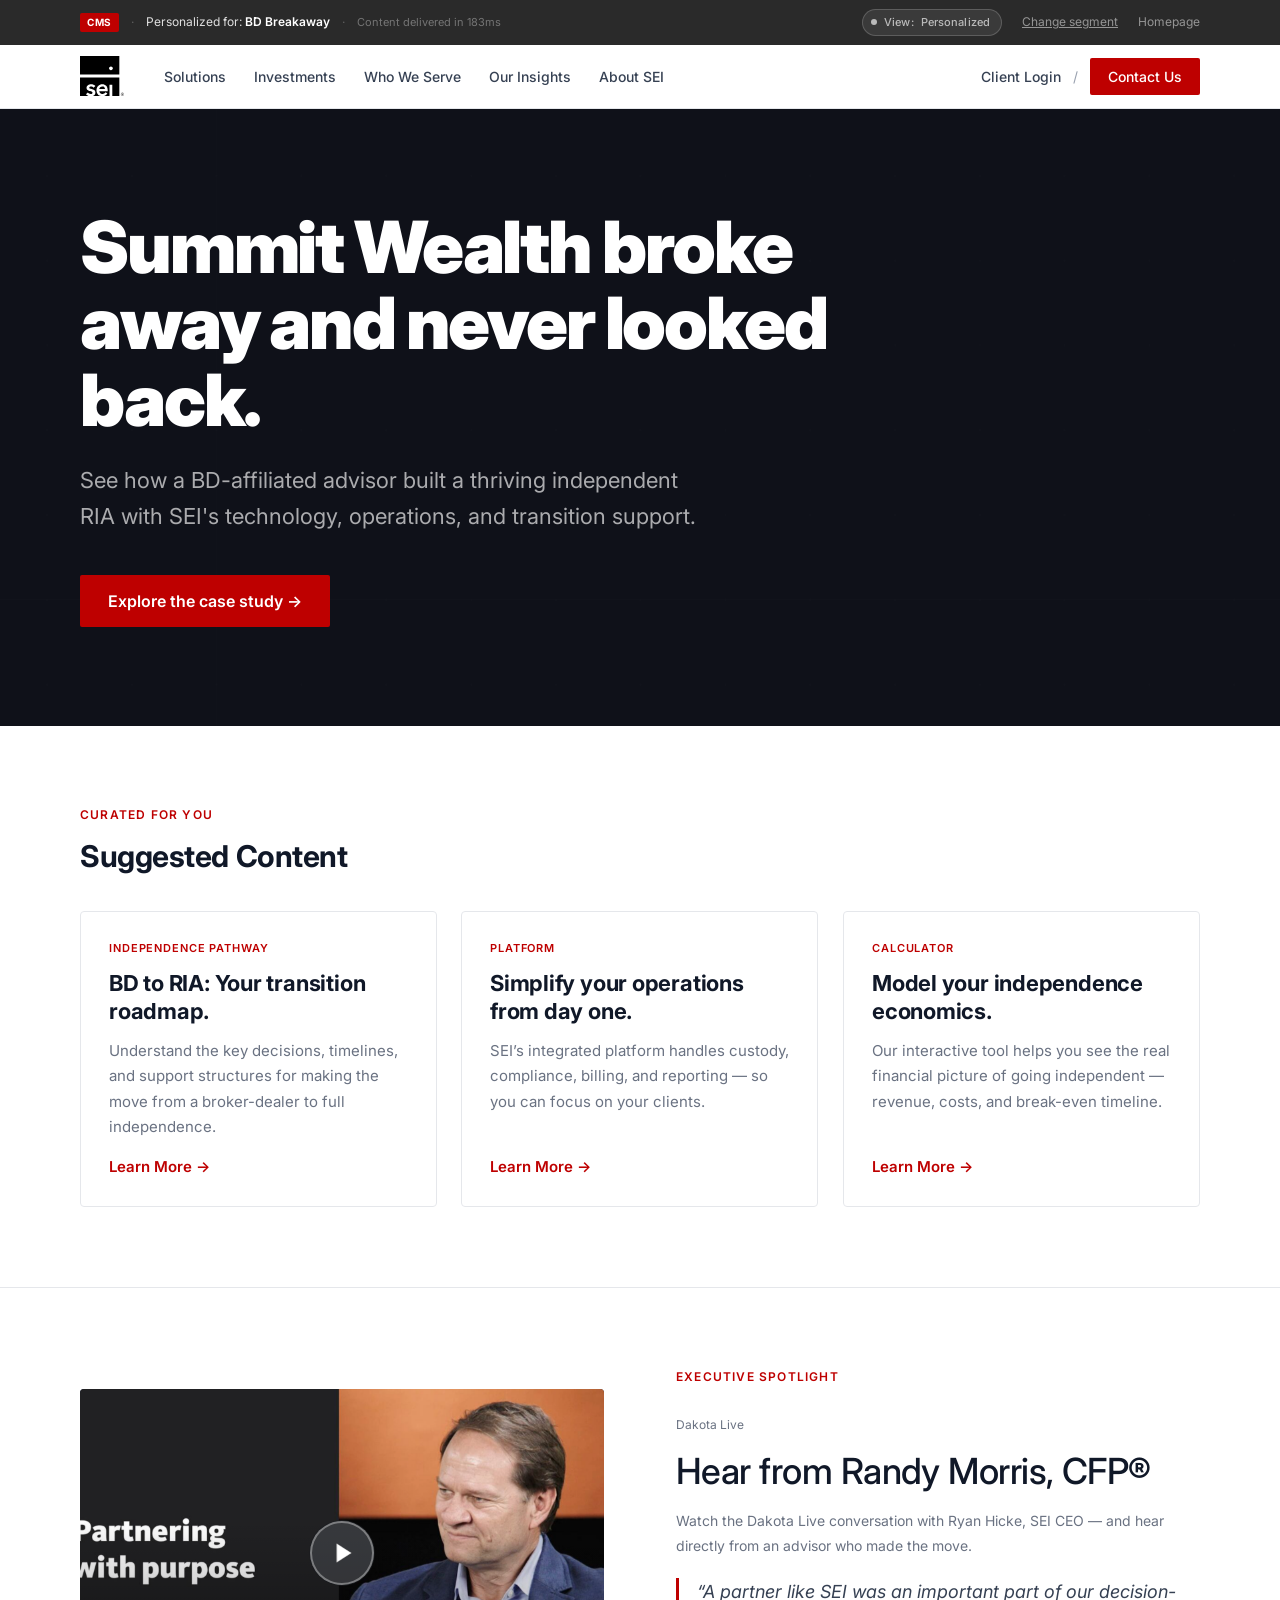
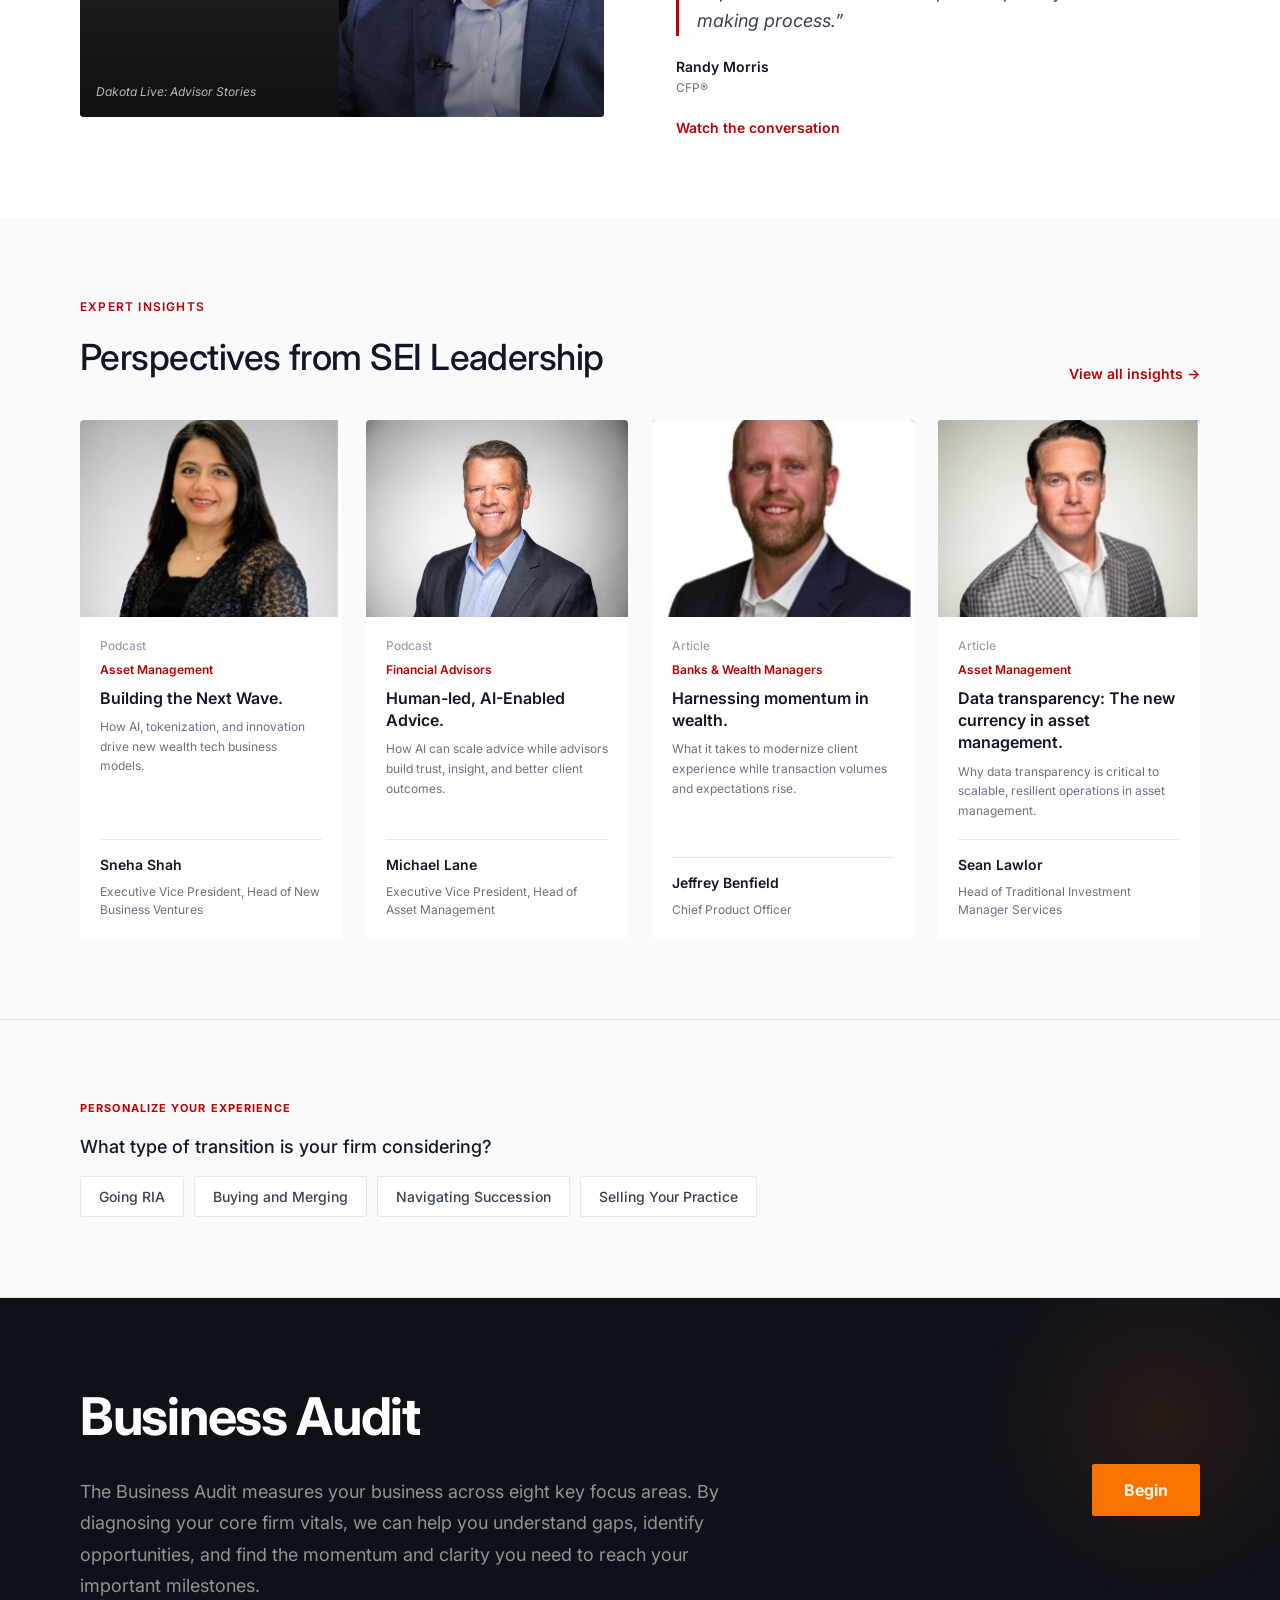
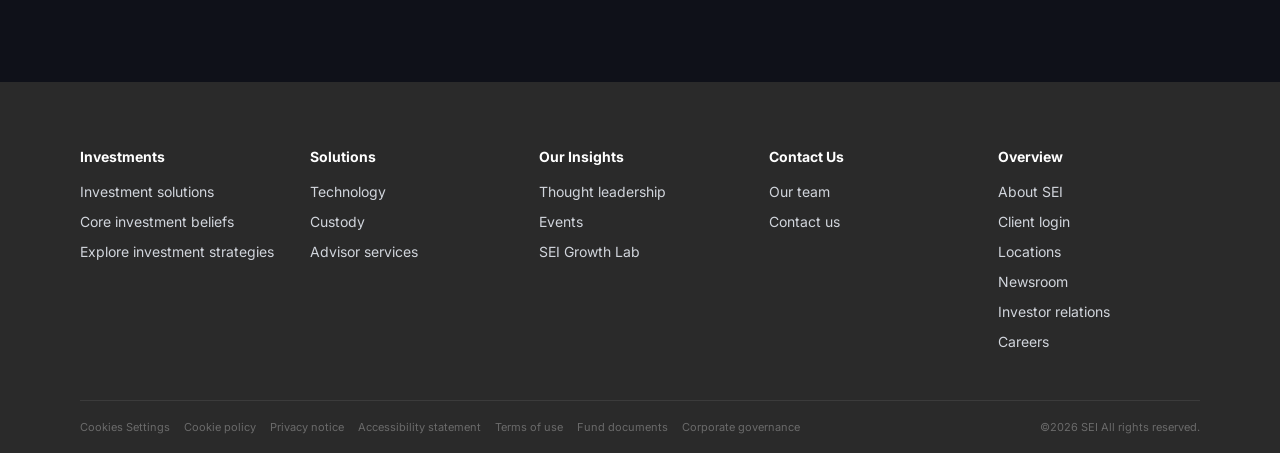
<file: personalized-bd.html>
<!DOCTYPE html>
<html lang="en">
<head>
  <meta charset="UTF-8">
  <meta name="viewport" content="width=device-width, initial-scale=1.0">
  <title>SEI | BD Breakaway — Your Personalized Experience</title>
  <link rel="preconnect" href="https://fonts.googleapis.com">
  <link rel="preconnect" href="https://fonts.gstatic.com" crossorigin>
  <link href="https://fonts.googleapis.com/css2?family=Inter:wght@400;500;600;700;900&display=swap" rel="stylesheet">
  <link rel="stylesheet" href="css/styles.css">
</head>
<body data-page="personalized" data-segment="bd-breakaway">

  <!-- CMS Demo Bar -->
  <div id="cms-bar" class="cms-bar hidden">
    <div class="cms-bar-inner">
      <span class="cms-badge">CMS</span>
      <span class="cms-dot">·</span>
      <span>Personalized for: <span class="cms-segment-label" data-cms-segment>BD Breakaway</span></span>
      <span class="cms-dot">·</span>
      <span class="cms-fetch">Fetching content…</span>
      <div class="cms-bar-actions">
        <button class="ba-toggle" data-ba-toggle><span class="ba-dot"></span>View: <span class="ba-state">Personalized</span></button>
        <a href="#" class="cms-change" data-reset-segment>Change segment</a>
        <a href="index.html">Homepage</a>
      </div>
    </div>
  </div>

  <!-- Navigation -->
  <nav class="nav">
    <div class="nav-inner">
      <a href="index.html" class="nav-logo"><img src="assets/logo.svg" alt="SEI"></a>
      <div class="nav-links">
        <a href="#">Solutions</a>
        <a href="#">Investments</a>
        <a href="#">Who We Serve</a>
        <a href="#">Our Insights</a>
        <a href="#">About SEI</a>
      </div>
      <div class="nav-utility">
        <a href="#" class="nav-login">Client Login</a>
        <span class="nav-sep">/</span>
        <a href="#" class="nav-contact">Contact Us</a>
      </div>
    </div>
  </nav>

  <!-- Hero — BD Personalized -->
  <section class="hero-personalized section" style="padding: 0;">
    <div class="hero-bg-pattern"></div>
    <div class="hero-glow"></div>
    <div class="hero-content" style="padding: 100px 40px;">
      <h1 class="hero-headline" data-cms="hero.headline" data-personalized="Summit Wealth broke away and never looked back." data-generic="Grow your practice with confidence.">Summit Wealth broke away and never looked back.</h1>
      <p class="hero-subheadline" data-cms="hero.subheadline" data-personalized="See how a BD-affiliated advisor built a thriving independent RIA with SEI&rsquo;s technology, operations, and transition support." data-generic="Explore integrated solutions designed for financial advisors at every stage.">See how a BD-affiliated advisor built a thriving independent RIA with SEI&rsquo;s technology, operations, and transition support.</p>
      <a href="#" class="hero-cta-primary">Explore the case study &rarr;</a>
    </div>
  </section>

  <!-- Suggested Content -->
  <section class="suggested section sei-reveal">
    <div class="container">
      <div class="suggested-eyebrow">Curated for You</div>
      <div class="suggested-label">Suggested Content</div>
      <div class="suggested-grid">
        <div class="suggested-card stagger-child">
          <div class="suggested-tag">Independence Pathway</div>
          <div class="suggested-headline">BD to RIA: Your transition roadmap.</div>
          <p class="suggested-body">Understand the key decisions, timelines, and support structures for making the move from a broker-dealer to full independence.</p>
          <a href="#" class="suggested-cta">Learn More &rarr;</a>
        </div>
        <div class="suggested-card stagger-child">
          <div class="suggested-tag">Platform</div>
          <div class="suggested-headline">Simplify your operations from day one.</div>
          <p class="suggested-body">SEI&rsquo;s integrated platform handles custody, compliance, billing, and reporting &mdash; so you can focus on your clients.</p>
          <a href="#" class="suggested-cta">Learn More &rarr;</a>
        </div>
        <div class="suggested-card stagger-child">
          <div class="suggested-tag">Calculator</div>
          <div class="suggested-headline">Model your independence economics.</div>
          <p class="suggested-body">Our interactive tool helps you see the real financial picture of going independent &mdash; revenue, costs, and break-even timeline.</p>
          <a href="#" class="suggested-cta">Learn More &rarr;</a>
        </div>
      </div>
    </div>
  </section>

  <!-- Executive Spotlight — Randy Morris -->
  <section class="spotlight section sei-reveal">
    <div class="container">
      <div class="spotlight-inner">
        <div class="spotlight-image">
          <img src="assets-bd/dakota-live-interview.png" alt="Inside SEI: Dakota Live Interview" class="spotlight-img">
          <div class="spotlight-image-overlay"></div>
          <button class="spotlight-play" aria-label="Play video">
            <svg width="22" height="22" viewBox="0 0 24 24" fill="white"><polygon points="5,3 19,12 5,21"/></svg>
          </button>
          <span class="spotlight-image-label">Dakota Live: Advisor Stories</span>
        </div>
        <div class="spotlight-meta">
          <div class="section-eyebrow" data-cms="executiveSpotlight.eyebrow">Executive Spotlight</div>
          <div class="spotlight-label" data-cms="executiveSpotlight.tag">Dakota Live</div>
          <h2 class="spotlight-headline" data-cms="executiveSpotlight.headline">Hear from Randy Morris, CFP&reg;</h2>
          <p class="spotlight-body" data-cms="executiveSpotlight.body">Watch the Dakota Live conversation with Ryan Hicke, SEI CEO &mdash; and hear directly from an advisor who made the move.</p>
          <blockquote class="spotlight-quote">&ldquo;<span data-cms="executiveSpotlight.quote">A partner like SEI was an important part of our decision-making process.</span>&rdquo;</blockquote>
          <div class="spotlight-attribution">
            <span class="spotlight-attribution-name" data-cms="executiveSpotlight.attribution">Randy Morris</span>
            <span class="spotlight-attribution-title" data-cms="executiveSpotlight.attributionTitle">CFP&reg;</span>
          </div>
          <a href="#" class="spotlight-cta" data-cms="executiveSpotlight.cta">
            Watch the conversation
            <svg width="14" height="14" viewBox="0 0 24 24" fill="none" stroke="currentColor" stroke-width="2"><path d="M5 12h14M12 5l7 7-7 7"/></svg>
          </a>
        </div>
      </div>
    </div>
  </section>

  <!-- Expert Insights -->
  <section class="insights section sei-reveal">
    <div class="container">
      <div class="insights-header">
        <div>
          <div class="section-eyebrow">Expert Insights</div>
          <div class="insights-headline">Perspectives from SEI Leadership</div>
        </div>
        <a href="#" class="insights-all-cta">View all insights &rarr;</a>
      </div>
      <div class="insights-grid">
        <div class="insight-card stagger-child">
          <div class="insight-card-image"><img src="assets-bd/sneha-shah.jpg" alt="Sneha Shah"></div>
          <div class="insight-card-body">
            <span class="insight-type">Podcast</span>
            <span class="insight-category">Asset Management</span>
            <div class="insight-headline">Building the Next Wave.</div>
            <div class="insight-excerpt">How AI, tokenization, and innovation drive new wealth tech business models.</div>
            <div class="insight-author">Sneha Shah</div>
            <div class="insight-author-title">Executive Vice President, Head of New Business Ventures</div>
          </div>
        </div>
        <div class="insight-card stagger-child">
          <div class="insight-card-image"><img src="assets-bd/michael-lane.jpg" alt="Michael Lane"></div>
          <div class="insight-card-body">
            <span class="insight-type">Podcast</span>
            <span class="insight-category">Financial Advisors</span>
            <div class="insight-headline">Human-led, AI-Enabled Advice.</div>
            <div class="insight-excerpt">How AI can scale advice while advisors build trust, insight, and better client outcomes.</div>
            <div class="insight-author">Michael Lane</div>
            <div class="insight-author-title">Executive Vice President, Head of Asset Management</div>
          </div>
        </div>
        <div class="insight-card stagger-child">
          <div class="insight-card-image"><img src="assets-bd/jeffrey-benfield.jpg" alt="Jeffrey Benfield"></div>
          <div class="insight-card-body">
            <span class="insight-type">Article</span>
            <span class="insight-category">Banks &amp; Wealth Managers</span>
            <div class="insight-headline">Harnessing momentum in wealth.</div>
            <div class="insight-excerpt">What it takes to modernize client experience while transaction volumes and expectations rise.</div>
            <div class="insight-author">Jeffrey Benfield</div>
            <div class="insight-author-title">Chief Product Officer</div>
          </div>
        </div>
        <div class="insight-card stagger-child">
          <div class="insight-card-image"><img src="assets-bd/sean-lawlor.jpg" alt="Sean Lawlor"></div>
          <div class="insight-card-body">
            <span class="insight-type">Article</span>
            <span class="insight-category">Asset Management</span>
            <div class="insight-headline">Data transparency: The new currency in asset management.</div>
            <div class="insight-excerpt">Why data transparency is critical to scalable, resilient operations in asset management.</div>
            <div class="insight-author">Sean Lawlor</div>
            <div class="insight-author-title">Head of Traditional Investment Manager Services</div>
          </div>
        </div>
      </div>
    </div>
  </section>

  <!-- Personalize Further -->
  <section class="personalize-further section sei-reveal">
    <div class="container">
      <div class="personalize-inner">
        <div class="personalize-label">Personalize Your Experience</div>
        <div class="personalize-question" data-cms="personalizationPrompt.question">What type of transition is your firm considering?</div>
        <div class="personalize-options">
          <button class="personalize-option">Going RIA</button>
          <button class="personalize-option">Buying and Merging</button>
          <button class="personalize-option">Navigating Succession</button>
          <button class="personalize-option">Selling Your Practice</button>
        </div>
      </div>
    </div>
  </section>

  <!-- Business Audit CTA -->
  <section class="business-audit">
    <div class="container">
      <div class="business-audit-inner">
        <div class="business-audit-text">
          <div class="business-audit-headline" data-cms="businessAudit.headline">Business Audit</div>
          <p class="business-audit-body" data-cms="businessAudit.body">The Business Audit measures your business across eight key focus areas. By diagnosing your core firm vitals, we can help you understand gaps, identify opportunities, and find the momentum and clarity you need to reach your important milestones.</p>
        </div>
        <a href="#" class="business-audit-cta" data-cms="businessAudit.cta">Begin</a>
      </div>
    </div>
  </section>

  <!-- Footer -->
  <footer class="footer">
    <div class="container">
      <div class="footer-grid">
        <div>
          <div class="footer-col-head">Investments</div>
          <div class="footer-col-links">
            <a href="#">Investment solutions</a>
            <a href="#">Core investment beliefs</a>
            <a href="#">Explore investment strategies</a>
          </div>
        </div>
        <div>
          <div class="footer-col-head">Solutions</div>
          <div class="footer-col-links">
            <a href="#">Technology</a>
            <a href="#">Custody</a>
            <a href="#">Advisor services</a>
          </div>
        </div>
        <div>
          <div class="footer-col-head">Our Insights</div>
          <div class="footer-col-links">
            <a href="#">Thought leadership</a>
            <a href="#">Events</a>
            <a href="#">SEI Growth Lab</a>
          </div>
        </div>
        <div>
          <div class="footer-col-head">Contact Us</div>
          <div class="footer-col-links">
            <a href="#">Our team</a>
            <a href="#">Contact us</a>
          </div>
        </div>
        <div>
          <div class="footer-col-head">Overview</div>
          <div class="footer-col-links">
            <a href="#">About SEI</a>
            <a href="#">Client login</a>
            <a href="#">Locations</a>
            <a href="#">Newsroom</a>
            <a href="#">Investor relations</a>
            <a href="#">Careers</a>
          </div>
        </div>
      </div>
      <div class="footer-legal">
        <div class="footer-legal-links">
          <a href="#">Cookies Settings</a>
          <a href="#">Cookie policy</a>
          <a href="#">Privacy notice</a>
          <a href="#">Accessibility statement</a>
          <a href="#">Terms of use</a>
          <a href="#">Fund documents</a>
          <a href="#">Corporate governance</a>
        </div>
        <div class="footer-copyright">&copy;2026 SEI All rights reserved.</div>
      </div>
    </div>
  </footer>

  <script src="js/personalization.js"></script>
  <script src="js/cms.js"></script>
  <script src="js/journey.js"></script>
  <script src="js/animations.js"></script>
</body>
</html>
</file>
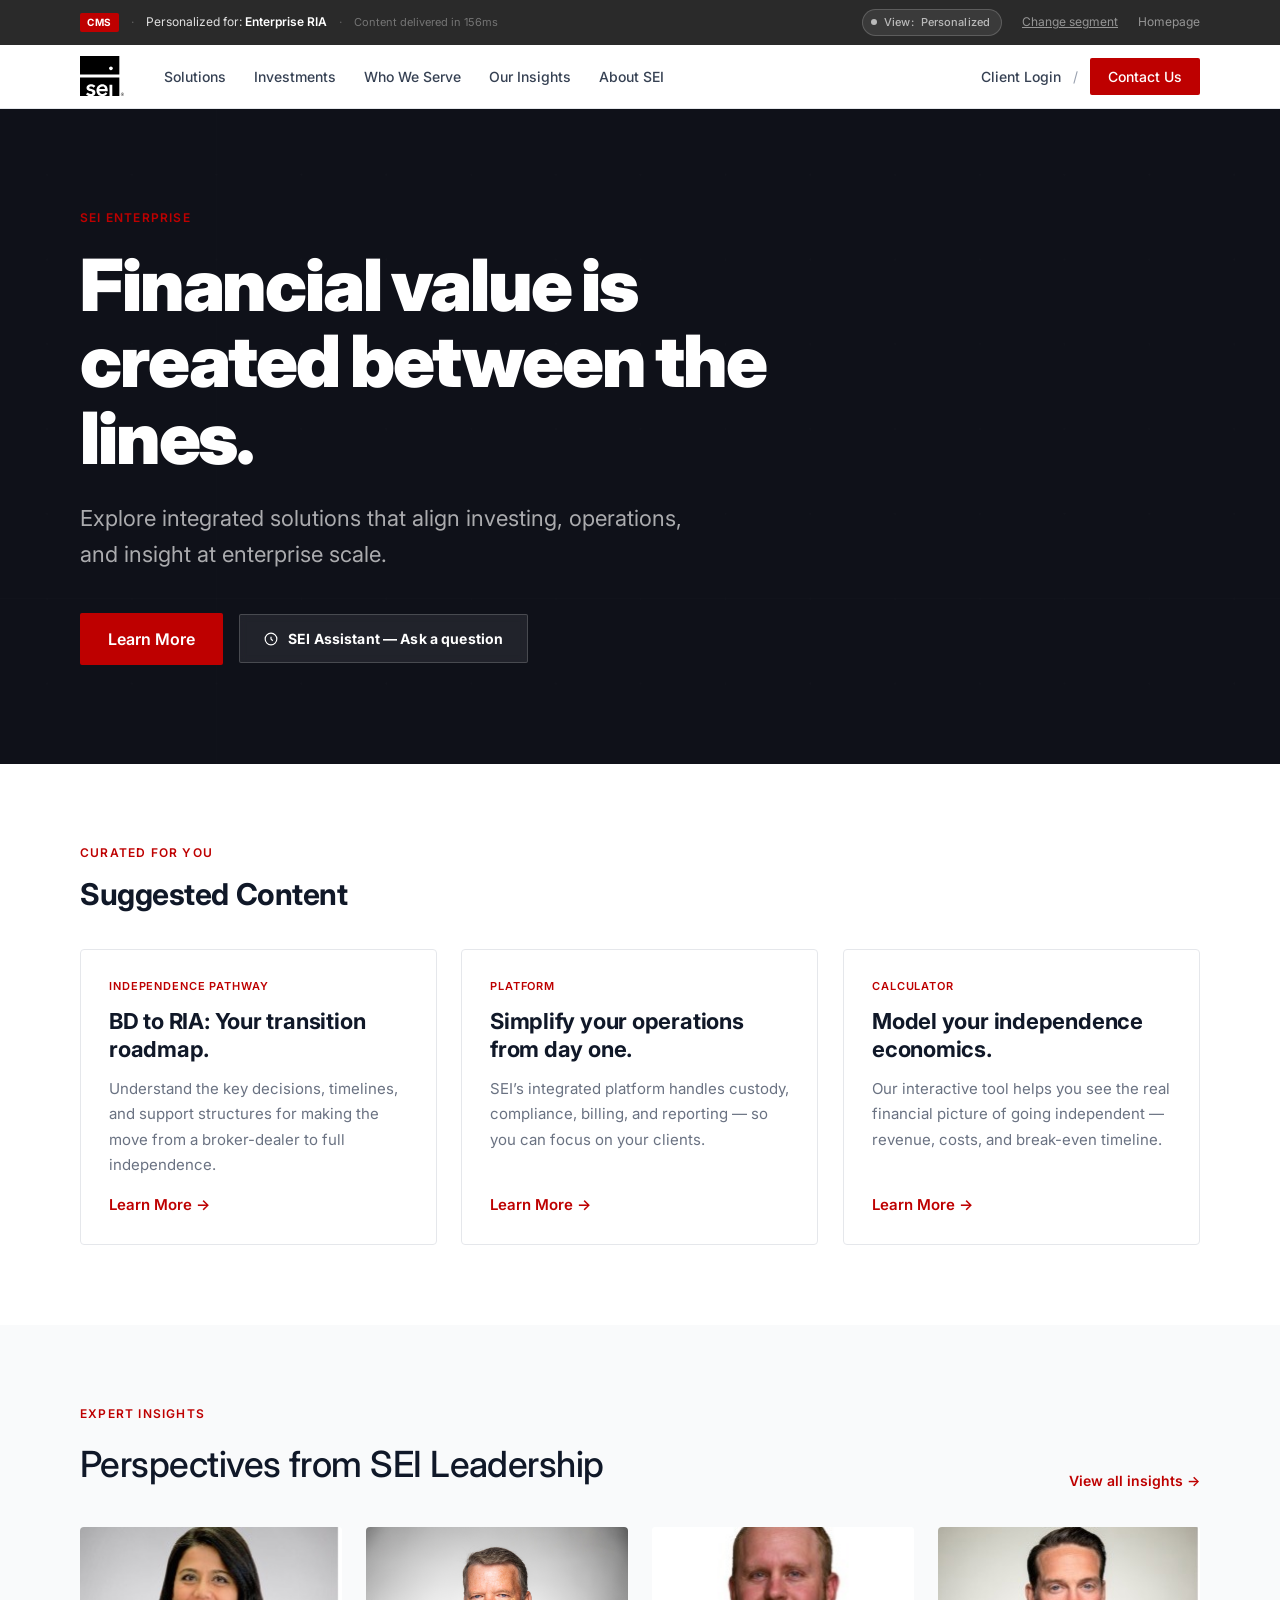
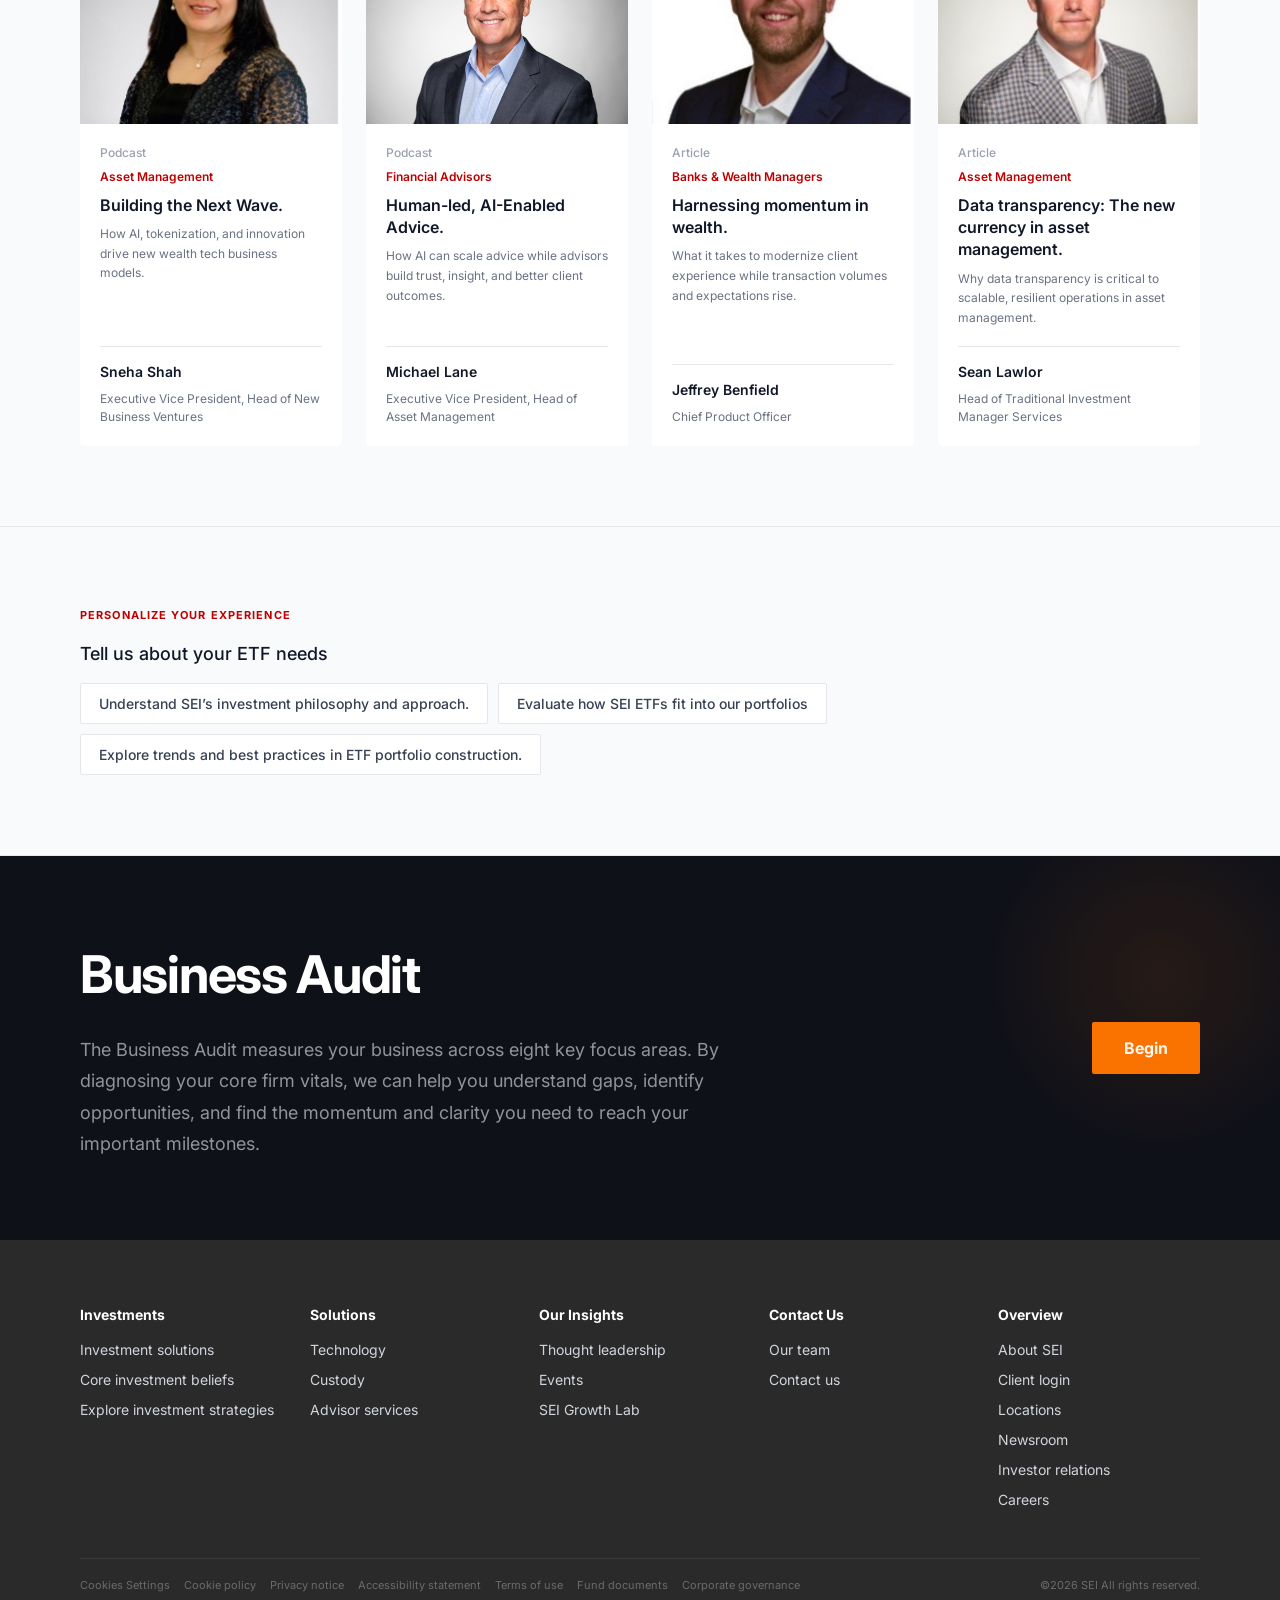
<file: personalized-ria.html>
<!DOCTYPE html>
<html lang="en">
<head>
  <meta charset="UTF-8">
  <meta name="viewport" content="width=device-width, initial-scale=1.0">
  <title>SEI | Enterprise RIA — Your Personalized Experience</title>
  <link rel="preconnect" href="https://fonts.googleapis.com">
  <link rel="preconnect" href="https://fonts.gstatic.com" crossorigin>
  <link href="https://fonts.googleapis.com/css2?family=Inter:wght@400;500;600;700;900&display=swap" rel="stylesheet">
  <link rel="stylesheet" href="css/styles.css">
</head>
<body data-page="personalized" data-segment="enterprise-ria">

  <!-- CMS Demo Bar -->
  <div id="cms-bar" class="cms-bar hidden">
    <div class="cms-bar-inner">
      <span class="cms-badge">CMS</span>
      <span class="cms-dot">·</span>
      <span>Personalized for: <span class="cms-segment-label" data-cms-segment>Enterprise RIA</span></span>
      <span class="cms-dot">·</span>
      <span class="cms-fetch">Fetching content…</span>
      <div class="cms-bar-actions">
        <button class="ba-toggle" data-ba-toggle><span class="ba-dot"></span>View: <span class="ba-state">Personalized</span></button>
        <a href="#" class="cms-change" data-reset-segment>Change segment</a>
        <a href="index.html">Homepage</a>
      </div>
    </div>
  </div>

  <!-- Navigation -->
  <nav class="nav">
    <div class="nav-inner">
      <a href="index.html" class="nav-logo"><img src="assets/logo.svg" alt="SEI"></a>
      <div class="nav-links">
        <a href="#">Solutions</a>
        <a href="#">Investments</a>
        <a href="#">Who We Serve</a>
        <a href="#">Our Insights</a>
        <a href="#">About SEI</a>
      </div>
      <div class="nav-utility">
        <a href="#" class="nav-login">Client Login</a>
        <span class="nav-sep">/</span>
        <a href="#" class="nav-contact">Contact Us</a>
      </div>
    </div>
  </nav>

  <!-- Hero — RIA Personalized -->
  <section class="hero-personalized section" style="padding: 0;">
    <div class="hero-bg-pattern"></div>
    <div class="hero-glow"></div>
    <div class="hero-content" style="padding: 100px 40px;">
      <div class="hero-eyebrow">SEI Enterprise</div>
      <h1 class="hero-headline" data-cms="hero.headline" data-personalized="Financial value is created between the lines." data-generic="Grow your practice with confidence.">Financial value is created between the lines.</h1>
      <p class="hero-subheadline" data-cms="hero.subheadline" data-personalized="Explore integrated solutions that align investing, operations, and insight at enterprise scale." data-generic="Explore integrated solutions designed for financial advisors at every stage.">Explore integrated solutions that align investing, operations, and insight at enterprise scale.</p>
      <div style="display: flex; align-items: center; gap: 16px; flex-wrap: wrap;">
        <a href="#" class="hero-cta-primary" data-cms="hero.cta">Learn More</a>
        <a href="#" class="hero-cta">
          <svg width="14" height="14" viewBox="0 0 24 24" fill="none" stroke="currentColor" stroke-width="2"><circle cx="12" cy="12" r="10"/><path d="M12 8v4l3 3"/></svg>
          SEI Assistant &mdash; Ask a question
        </a>
      </div>
    </div>
  </section>

  <!-- Suggested Content -->
  <section class="suggested section sei-reveal">
    <div class="container">
      <div class="suggested-eyebrow">Curated for You</div>
      <div class="suggested-label">Suggested Content</div>
      <div class="suggested-grid">
        <div class="suggested-card stagger-child">
          <div class="suggested-tag">Independence Pathway</div>
          <div class="suggested-headline">BD to RIA: Your transition roadmap.</div>
          <p class="suggested-body">Understand the key decisions, timelines, and support structures for making the move from a broker-dealer to full independence.</p>
          <a href="#" class="suggested-cta">Learn More &rarr;</a>
        </div>
        <div class="suggested-card stagger-child">
          <div class="suggested-tag">Platform</div>
          <div class="suggested-headline">Simplify your operations from day one.</div>
          <p class="suggested-body">SEI&rsquo;s integrated platform handles custody, compliance, billing, and reporting &mdash; so you can focus on your clients.</p>
          <a href="#" class="suggested-cta">Learn More &rarr;</a>
        </div>
        <div class="suggested-card stagger-child">
          <div class="suggested-tag">Calculator</div>
          <div class="suggested-headline">Model your independence economics.</div>
          <p class="suggested-body">Our interactive tool helps you see the real financial picture of going independent &mdash; revenue, costs, and break-even timeline.</p>
          <a href="#" class="suggested-cta">Learn More &rarr;</a>
        </div>
      </div>
    </div>
  </section>

  <!-- Expert Insights -->
  <section class="insights section sei-reveal">
    <div class="container">
      <div class="insights-header">
        <div>
          <div class="section-eyebrow">Expert Insights</div>
          <div class="insights-headline">Perspectives from SEI Leadership</div>
        </div>
        <a href="#" class="insights-all-cta">View all insights &rarr;</a>
      </div>
      <div class="insights-grid">
        <div class="insight-card stagger-child">
          <div class="insight-card-image"><img src="assets-ria/sneha-shah.jpg" alt="Sneha Shah"></div>
          <div class="insight-card-body">
            <span class="insight-type">Podcast</span>
            <span class="insight-category">Asset Management</span>
            <div class="insight-headline">Building the Next Wave.</div>
            <div class="insight-excerpt">How AI, tokenization, and innovation drive new wealth tech business models.</div>
            <div class="insight-author">Sneha Shah</div>
            <div class="insight-author-title">Executive Vice President, Head of New Business Ventures</div>
          </div>
        </div>
        <div class="insight-card stagger-child">
          <div class="insight-card-image"><img src="assets-ria/michael-lane.jpg" alt="Michael Lane"></div>
          <div class="insight-card-body">
            <span class="insight-type">Podcast</span>
            <span class="insight-category">Financial Advisors</span>
            <div class="insight-headline">Human-led, AI-Enabled Advice.</div>
            <div class="insight-excerpt">How AI can scale advice while advisors build trust, insight, and better client outcomes.</div>
            <div class="insight-author">Michael Lane</div>
            <div class="insight-author-title">Executive Vice President, Head of Asset Management</div>
          </div>
        </div>
        <div class="insight-card stagger-child">
          <div class="insight-card-image"><img src="assets-ria/jeffrey-benfield.jpg" alt="Jeffrey Benfield"></div>
          <div class="insight-card-body">
            <span class="insight-type">Article</span>
            <span class="insight-category">Banks &amp; Wealth Managers</span>
            <div class="insight-headline">Harnessing momentum in wealth.</div>
            <div class="insight-excerpt">What it takes to modernize client experience while transaction volumes and expectations rise.</div>
            <div class="insight-author">Jeffrey Benfield</div>
            <div class="insight-author-title">Chief Product Officer</div>
          </div>
        </div>
        <div class="insight-card stagger-child">
          <div class="insight-card-image"><img src="assets-ria/sean-lawlor.jpg" alt="Sean Lawlor"></div>
          <div class="insight-card-body">
            <span class="insight-type">Article</span>
            <span class="insight-category">Asset Management</span>
            <div class="insight-headline">Data transparency: The new currency in asset management.</div>
            <div class="insight-excerpt">Why data transparency is critical to scalable, resilient operations in asset management.</div>
            <div class="insight-author">Sean Lawlor</div>
            <div class="insight-author-title">Head of Traditional Investment Manager Services</div>
          </div>
        </div>
      </div>
    </div>
  </section>

  <!-- Personalize Further -->
  <section class="personalize-further section sei-reveal">
    <div class="container">
      <div class="personalize-inner">
        <div class="personalize-label">Personalize Your Experience</div>
        <div class="personalize-question" data-cms="personalizationPrompt.question">Tell us about your ETF needs</div>
        <div class="personalize-options">
          <button class="personalize-option">Understand SEI&rsquo;s investment philosophy and approach.</button>
          <button class="personalize-option">Evaluate how SEI ETFs fit into our portfolios</button>
          <button class="personalize-option">Explore trends and best practices in ETF portfolio construction.</button>
        </div>
      </div>
    </div>
  </section>

  <!-- Business Audit CTA -->
  <section class="business-audit">
    <div class="container">
      <div class="business-audit-inner">
        <div class="business-audit-text">
          <div class="business-audit-headline" data-cms="businessAudit.headline">Business Audit</div>
          <p class="business-audit-body" data-cms="businessAudit.body">The Business Audit measures your business across eight key focus areas. By diagnosing your core firm vitals, we can help you understand gaps, identify opportunities, and find the momentum and clarity you need to reach your important milestones.</p>
        </div>
        <a href="#" class="business-audit-cta" data-cms="businessAudit.cta">Begin</a>
      </div>
    </div>
  </section>

  <!-- Footer -->
  <footer class="footer">
    <div class="container">
      <div class="footer-grid">
        <div>
          <div class="footer-col-head">Investments</div>
          <div class="footer-col-links">
            <a href="#">Investment solutions</a>
            <a href="#">Core investment beliefs</a>
            <a href="#">Explore investment strategies</a>
          </div>
        </div>
        <div>
          <div class="footer-col-head">Solutions</div>
          <div class="footer-col-links">
            <a href="#">Technology</a>
            <a href="#">Custody</a>
            <a href="#">Advisor services</a>
          </div>
        </div>
        <div>
          <div class="footer-col-head">Our Insights</div>
          <div class="footer-col-links">
            <a href="#">Thought leadership</a>
            <a href="#">Events</a>
            <a href="#">SEI Growth Lab</a>
          </div>
        </div>
        <div>
          <div class="footer-col-head">Contact Us</div>
          <div class="footer-col-links">
            <a href="#">Our team</a>
            <a href="#">Contact us</a>
          </div>
        </div>
        <div>
          <div class="footer-col-head">Overview</div>
          <div class="footer-col-links">
            <a href="#">About SEI</a>
            <a href="#">Client login</a>
            <a href="#">Locations</a>
            <a href="#">Newsroom</a>
            <a href="#">Investor relations</a>
            <a href="#">Careers</a>
          </div>
        </div>
      </div>
      <div class="footer-legal">
        <div class="footer-legal-links">
          <a href="#">Cookies Settings</a>
          <a href="#">Cookie policy</a>
          <a href="#">Privacy notice</a>
          <a href="#">Accessibility statement</a>
          <a href="#">Terms of use</a>
          <a href="#">Fund documents</a>
          <a href="#">Corporate governance</a>
        </div>
        <div class="footer-copyright">&copy;2026 SEI All rights reserved.</div>
      </div>
    </div>
  </footer>

  <script src="js/personalization.js"></script>
  <script src="js/cms.js"></script>
  <script src="js/journey.js"></script>
  <script src="js/animations.js"></script>
</body>
</html>
</file>
<file: css/styles.css>
/* ─── Variables ─── */
:root {
  --navy: #0F1119;
  --charcoal: #2A2A2A;
  --red: #BE0000;
  --orange: #FA7300;
  --text-900: #101828;
  --text-700: #364153;
  --text-500: #6A7282;
  --text-300: #99A1AF;
  --bg-white: #FFFFFF;
  --bg-light: #F9FAFB;
  --bg-lighter: #F3F4F6;
  --border: #E5E7EB;
  --border-dark: #D1D5DC;
  --font: 'Inter', -apple-system, BlinkMacSystemFont, 'Segoe UI', sans-serif;
  --max-w: 1200px;
  --nav-h: 64px;
}

/* ─── Reset ─── */
*, *::before, *::after { box-sizing: border-box; margin: 0; padding: 0; }
html { scroll-behavior: smooth; }
body { font-family: var(--font); color: var(--text-900); background: var(--bg-white); line-height: 1.5; -webkit-font-smoothing: antialiased; }
img { max-width: 100%; display: block; }
a { text-decoration: none; color: inherit; }
button { cursor: pointer; border: none; background: none; font: inherit; }

/* ─── Layout ─── */
.container { max-width: var(--max-w); margin: 0 auto; padding: 0 40px; }

/* ─── CMS Demo Bar ─── */
.cms-bar {
  background: var(--charcoal);
  color: rgba(255,255,255,0.85);
  font-size: 12px;
  padding: 9px 0;
  position: sticky;
  top: 0;
  z-index: 200;
}
.cms-bar-inner {
  display: flex;
  align-items: center;
  gap: 10px;
  max-width: var(--max-w);
  margin: 0 auto;
  padding: 0 40px;
}
.cms-badge {
  background: var(--red);
  color: white;
  font-size: 10px;
  font-weight: 700;
  padding: 2px 7px;
  border-radius: 2px;
  letter-spacing: 0.06em;
  text-transform: uppercase;
  flex-shrink: 0;
}
.cms-dot { color: rgba(255,255,255,0.25); margin: 0 2px; }
.cms-segment-label { font-weight: 600; color: var(--bg-white); }
.cms-fetch { color: rgba(255,255,255,0.35); font-size: 11px; }
.cms-bar-actions { margin-left: auto; display: flex; gap: 20px; align-items: center; }
.cms-bar-actions a { color: rgba(255,255,255,0.5); font-size: 12px; transition: color 0.15s; }
.cms-bar-actions a:hover { color: rgba(255,255,255,0.9); }
.cms-change { text-decoration: underline; }

/* ─── Welcome Banner (Homepage) ─── */
.welcome-bar {
  background: #EFF6FF;
  border-bottom: 1px solid #BFDBFE;
  padding: 10px 0;
}
.welcome-bar-inner {
  display: flex;
  align-items: center;
  gap: 10px;
  max-width: var(--max-w);
  margin: 0 auto;
  padding: 0 40px;
  font-size: 13px;
  color: #1E40AF;
}
.welcome-bar a { font-weight: 600; color: #1D4ED8; text-decoration: underline; }
.welcome-bar-dismiss { margin-left: auto; color: #9CA3AF; font-size: 18px; line-height: 1; cursor: pointer; }
.welcome-bar.hidden { display: none; }

/* ─── Navigation ─── */
.nav {
  position: sticky;
  top: 0;
  z-index: 100;
  background: var(--bg-white);
  border-bottom: 1px solid var(--border);
  height: var(--nav-h);
  display: flex;
  align-items: center;
}
.nav-bar-present .nav { top: 37px; }
.nav-inner { display: flex; align-items: center; gap: 40px; width: 100%; max-width: var(--max-w); margin: 0 auto; padding: 0 40px; }
.nav-logo { font-size: 20px; font-weight: 700; letter-spacing: 0.04em; color: var(--text-900); flex-shrink: 0; }
.nav-logo span { color: var(--red); }
.nav-links { display: flex; gap: 28px; flex: 1; }
.nav-links a { font-size: 14px; font-weight: 500; color: var(--text-700); transition: color 0.15s; }
.nav-links a:hover { color: var(--red); }
.nav-sep { color: var(--text-300); font-size: 14px; }
.nav-utility { display: flex; align-items: center; gap: 12px; }
.nav-login { font-size: 14px; font-weight: 500; color: var(--text-700); }
.nav-contact {
  font-size: 14px;
  font-weight: 500;
  color: var(--bg-white);
  background: var(--red);
  padding: 8px 18px;
  border-radius: 2px;
  transition: background 0.15s;
}
.nav-contact:hover { background: #9a0000; }

/* ─── Hero — Homepage ─── */
.hero {
  background: var(--navy);
  min-height: 620px;
  display: flex;
  align-items: center;
  position: relative;
  overflow: hidden;
}
.hero-bg-img {
  position: absolute;
  inset: 0;
  width: 100%;
  height: 100%;
  object-fit: cover;
  opacity: 0.22;
  z-index: 0;
}
.hero-bg-pattern {
  position: absolute;
  inset: 0;
  background-image:
    linear-gradient(rgba(255,255,255,0.025) 1px, transparent 1px),
    linear-gradient(90deg, rgba(255,255,255,0.025) 1px, transparent 1px);
  background-size: 80px 80px;
}
.hero-glow {
  position: fixed;
  top: 0;
  left: 0;
  width: 28px;
  height: 28px;
  background: radial-gradient(circle, rgba(220,30,0,1) 0%, rgba(190,0,0,0.6) 60%, transparent 100%);
  pointer-events: none;
  z-index: 9999;
  border-radius: 50%;
  filter: blur(2px);
}
.hero-glow-trail {
  position: fixed;
  top: 0;
  left: 0;
  width: 28px;
  height: 28px;
  background: radial-gradient(circle, rgba(190,0,0,0.55) 0%, rgba(190,0,0,0.15) 60%, transparent 100%);
  pointer-events: none;
  z-index: 9998;
  border-radius: 50%;
  filter: blur(5px);
  transform-origin: center;
}
.hero-content {
  position: relative;
  z-index: 2;
  padding: 100px 40px;
  max-width: var(--max-w);
  margin: 0 auto;
  width: 100%;
}
.hero-eyebrow {
  font-size: 12px;
  font-weight: 600;
  color: var(--red);
  text-transform: uppercase;
  letter-spacing: 0.1em;
  margin-bottom: 20px;
}
.hero-headline {
  font-size: 72px;
  font-weight: 500;
  color: var(--bg-white);
  line-height: 1.06;
  max-width: 720px;
  margin-bottom: 24px;
  letter-spacing: -0.02em;
}
.hero-subheadline {
  font-size: 20px;
  font-weight: 400;
  color: rgba(255,255,255,0.65);
  max-width: 560px;
  line-height: 1.65;
  margin-bottom: 40px;
}
.hero-cta {
  display: inline-flex;
  align-items: center;
  gap: 10px;
  background: rgba(255,255,255,0.08);
  border: 1px solid rgba(255,255,255,0.18);
  color: var(--bg-white);
  font-size: 14px;
  font-weight: 700;
  padding: 13px 24px;
  border-radius: 2px;
  backdrop-filter: blur(4px);
  transition: background 0.2s;
  letter-spacing: 0.01em;
}
.hero-cta:hover { background: rgba(255,255,255,0.14); }
.hero-cta-icon { opacity: 0.7; }

/* ─── Hero — Personalized (BD) ─── */
.hero-personalized {
  background: var(--navy);
  min-height: 540px;
  display: flex;
  align-items: center;
  position: relative;
  overflow: hidden;
}
.hero-personalized .hero-bg-pattern { opacity: 0.6; }
.hero-personalized .hero-headline {
  font-size: 72px;
  font-weight: 900;
  max-width: 760px;
  letter-spacing: -0.03em;
}
.hero-personalized .hero-subheadline { font-size: 22px; max-width: 620px; }
.hero-cta-primary {
  display: inline-flex;
  align-items: center;
  gap: 8px;
  background: var(--red);
  color: white;
  font-size: 16px;
  font-weight: 600;
  padding: 14px 28px;
  border-radius: 2px;
  transition: background 0.15s;
}
.hero-cta-primary:hover { background: #9a0000; }

/* ─── Section Base ─── */
.section { padding: 80px 0; }
.section-eyebrow {
  font-size: 12px;
  font-weight: 600;
  color: var(--red);
  text-transform: uppercase;
  letter-spacing: 0.1em;
  margin-bottom: 14px;
}
.section-headline {
  font-size: 48px;
  font-weight: 500;
  color: var(--text-900);
  line-height: 1.12;
  letter-spacing: -0.02em;
  margin-bottom: 18px;
}
.section-body {
  font-size: 16px;
  font-weight: 400;
  color: var(--text-500);
  max-width: 680px;
  line-height: 1.75;
}

/* ─── Executive Spotlight ─── */
.spotlight { background: var(--bg-white); border-top: 1px solid var(--border); }
.spotlight-inner {
  display: grid;
  grid-template-columns: 1fr 1fr;
  gap: 72px;
  align-items: center;
}
.spotlight-image {
  background: linear-gradient(150deg, #1e2540 0%, #0f1119 100%);
  border-radius: 4px;
  aspect-ratio: 16 / 10;
  display: flex;
  align-items: center;
  justify-content: center;
  position: relative;
  overflow: hidden;
}
.spotlight-img {
  position: absolute;
  inset: 0;
  width: 100%;
  height: 100%;
  object-fit: cover;
}
.spotlight-image-overlay {
  position: absolute;
  inset: 0;
  background: linear-gradient(0deg, rgba(0,0,0,0.5) 0%, transparent 60%);
}
.spotlight-image-label {
  position: absolute;
  bottom: 16px;
  left: 16px;
  color: rgba(255,255,255,0.7);
  font-size: 12px;
  font-style: italic;
}
.spotlight-play {
  width: 64px;
  height: 64px;
  border-radius: 50%;
  background: rgba(255,255,255,0.12);
  border: 2px solid rgba(255,255,255,0.35);
  display: flex;
  align-items: center;
  justify-content: center;
  cursor: pointer;
  transition: all 0.2s;
  position: relative;
  z-index: 1;
}
.spotlight-play:hover { background: rgba(255,255,255,0.22); transform: scale(1.05); }
.spotlight-play svg { color: white; margin-left: 3px; }
.spotlight-meta { display: flex; flex-direction: column; gap: 16px; }
.spotlight-label { font-size: 12px; font-weight: 400; color: var(--text-500); }
.spotlight-headline { font-size: 36px; font-weight: 500; color: var(--text-900); line-height: 1.2; letter-spacing: -0.015em; }
.spotlight-body { font-size: 14px; font-weight: 400; color: var(--text-500); line-height: 1.75; }
.spotlight-quote {
  font-size: 18px;
  font-weight: 400;
  font-style: italic;
  color: var(--text-700);
  border-left: 3px solid var(--red);
  padding-left: 18px;
  line-height: 1.6;
  margin: 4px 0;
}
.spotlight-attribution { display: flex; flex-direction: column; gap: 2px; }
.spotlight-attribution-name { font-size: 14px; font-weight: 600; color: var(--text-900); }
.spotlight-attribution-title { font-size: 12px; color: var(--text-500); }
.spotlight-cta {
  display: inline-flex;
  align-items: center;
  gap: 6px;
  font-size: 14px;
  font-weight: 600;
  color: var(--red);
  margin-top: 4px;
}
.spotlight-cta:hover { text-decoration: underline; }

/* ─── Get to Know SEI ─── */
.know-sei { background: var(--bg-white); border-top: 1px solid var(--border); }
.know-sei-grid {
  display: grid;
  grid-template-columns: repeat(4, 1fr);
  border: 1px solid var(--border);
  margin-top: 48px;
}
.know-pillar {
  padding: 40px 32px;
  border-right: 1px solid var(--border);
}
.know-pillar:last-child { border-right: none; }
.know-pillar-num {
  font-size: 40px;
  font-weight: 700;
  color: var(--orange);
  opacity: 0.35;
  line-height: 1;
  margin-bottom: 16px;
}
.know-pillar-head { font-size: 22px; font-weight: 500; color: var(--text-900); margin-bottom: 10px; line-height: 1.3; }
.know-pillar-body { font-size: 14px; font-weight: 400; color: var(--text-500); line-height: 1.7; }

/* ─── Trusted By ─── */
.trusted { background: var(--bg-light); }
.trusted-header { margin-bottom: 40px; }
.trusted-header-headline { font-size: 24px; font-weight: 600; color: var(--text-900); margin-bottom: 10px; }
.trusted-header-sub { font-size: 18px; font-weight: 400; color: var(--text-500); max-width: 620px; line-height: 1.65; }
.trusted-card {
  background: var(--bg-white);
  border-radius: 4px;
  display: grid;
  grid-template-columns: 1fr 1fr;
  overflow: hidden;
  box-shadow: 0 1px 4px rgba(0,0,0,0.06);
}
.trusted-card-visual {
  background: linear-gradient(135deg, #eef2ff 0%, #e0e7ff 100%);
  display: flex;
  align-items: center;
  justify-content: center;
  min-height: 320px;
  padding: 40px;
}
.trusted-card-img {
  max-width: 260px;
  max-height: 130px;
  object-fit: contain;
}
.trusted-logo-img {
  height: 30px;
  width: auto;
  max-width: 140px;
  object-fit: contain;
  opacity: 0.55;
  filter: grayscale(1);
  transition: opacity 0.2s, filter 0.2s;
}
.trusted-logo-img:hover { opacity: 1; filter: grayscale(0); }
.trusted-card-content { padding: 48px 44px; display: flex; flex-direction: column; gap: 16px; }
.trusted-card-tag { font-size: 12px; font-weight: 600; color: var(--red); text-transform: uppercase; letter-spacing: 0.08em; }
.trusted-card-headline { font-size: 28px; font-weight: 500; color: var(--text-900); line-height: 1.25; letter-spacing: -0.01em; }
.trusted-card-body { font-size: 15px; font-weight: 400; color: var(--text-500); line-height: 1.75; flex: 1; }
.trusted-card-stats { display: flex; gap: 36px; padding-top: 20px; border-top: 1px solid var(--border); margin-top: 4px; }
.trusted-stat { display: flex; flex-direction: column; gap: 4px; }
.trusted-stat-val { font-size: 20px; font-weight: 600; color: var(--text-900); }
.trusted-stat-label { font-size: 13px; color: var(--text-500); max-width: 180px; line-height: 1.4; }
.trusted-cta { display: inline-flex; align-items: center; gap: 6px; font-size: 14px; font-weight: 600; color: var(--red); }
.trusted-cta:hover { text-decoration: underline; }
.trusted-logos { display: flex; gap: 36px; align-items: center; flex-wrap: wrap; margin-top: 32px; padding-top: 28px; border-top: 1px solid var(--border); }
.trusted-logo { font-size: 13px; font-weight: 600; color: var(--text-300); letter-spacing: 0.01em; }

/* ─── SEI By Numbers ─── */
.by-numbers { background: var(--bg-white); border-top: 1px solid var(--border); }
.by-numbers-header { text-align: center; margin-bottom: 60px; }
.by-numbers-headline { font-size: 40px; font-weight: 500; color: var(--text-900); margin-bottom: 14px; letter-spacing: -0.02em; }
.by-numbers-sub { font-size: 14px; color: var(--text-500); }
.by-numbers-eyebrow { font-size: 12px; font-weight: 600; color: var(--red); text-transform: uppercase; letter-spacing: 0.1em; margin-bottom: 10px; }
.by-numbers-grid {
  display: grid;
  grid-template-columns: repeat(4, 1fr);
  border: 1px solid var(--border);
}
.by-numbers-stat {
  padding: 52px 40px;
  border-right: 1px solid var(--border);
  text-align: center;
}
.by-numbers-stat:last-child { border-right: none; }
.by-numbers-val { font-size: 52px; font-weight: 700; color: var(--text-900); line-height: 1; margin-bottom: 14px; letter-spacing: -0.03em; }
.by-numbers-label { font-size: 14px; color: var(--text-500); line-height: 1.5; max-width: 160px; margin: 0 auto; }
.by-numbers-short { font-size: 11px; color: var(--text-300); margin-top: 4px; }

/* ─── Expert Insights ─── */
.insights { background: var(--bg-light); }
.insights-header { display: flex; justify-content: space-between; align-items: flex-end; margin-bottom: 36px; }
.insights-headline { font-size: 36px; font-weight: 500; color: var(--text-900); letter-spacing: -0.015em; }
.insights-all-cta { font-size: 14px; font-weight: 600; color: var(--red); }
.insights-all-cta:hover { text-decoration: underline; }
.insights-grid { display: grid; grid-template-columns: repeat(4, 1fr); gap: 24px; }
.insight-card { background: var(--bg-white); border-radius: 4px; overflow: hidden; display: flex; flex-direction: column; }
.insight-card-image {
  aspect-ratio: 4 / 3;
  overflow: hidden;
  background: #1e293b;
}
.insight-card-image img {
  width: 100%;
  height: 100%;
  object-fit: cover;
  display: block;
}
.insight-card-body { padding: 20px; flex: 1; display: flex; flex-direction: column; gap: 6px; }
.insight-type { font-size: 12px; font-weight: 500; color: var(--text-300); }
.insight-category { font-size: 12px; font-weight: 600; color: var(--red); }
.insight-headline { font-size: 16px; font-weight: 600; color: var(--text-900); line-height: 1.4; margin-top: 2px; }
.insight-excerpt { font-size: 12px; color: var(--text-500); line-height: 1.65; margin-top: 2px; flex: 1; }
.insight-author { font-size: 14px; font-weight: 600; color: var(--text-900); padding-top: 14px; border-top: 1px solid var(--border); margin-top: 12px; }
.insight-author-title { font-size: 12px; color: var(--text-500); margin-top: 2px; }

/* ─── Stay Connected ─── */
.stay-connected { background: var(--navy); padding: 80px 0; }
.stay-inner { display: grid; grid-template-columns: 1fr 1fr; gap: 80px; align-items: center; }
.stay-eyebrow { font-size: 12px; font-weight: 600; color: var(--red); text-transform: uppercase; letter-spacing: 0.1em; margin-bottom: 12px; }
.stay-headline { font-size: 36px; font-weight: 500; color: var(--bg-white); line-height: 1.2; margin-bottom: 14px; letter-spacing: -0.015em; }
.stay-body { font-size: 16px; color: rgba(255,255,255,0.55); line-height: 1.75; }
.stay-form { display: flex; flex-direction: column; gap: 10px; }
.stay-form-label { font-size: 14px; font-weight: 500; color: rgba(255,255,255,0.75); }
.stay-form-input {
  padding: 11px 14px;
  border: 1px solid rgba(255,255,255,0.15);
  background: rgba(255,255,255,0.06);
  color: var(--bg-white);
  border-radius: 2px;
  font-size: 14px;
  font-family: var(--font);
  width: 100%;
  transition: border-color 0.15s;
}
.stay-form-input::placeholder { color: rgba(255,255,255,0.3); }
.stay-form-input:focus { outline: none; border-color: rgba(255,255,255,0.35); }
.stay-form-btn {
  padding: 11px 22px;
  background: var(--red);
  color: white;
  font-size: 14px;
  font-weight: 600;
  border-radius: 2px;
  align-self: flex-start;
  transition: background 0.15s;
}
.stay-form-btn:hover { background: #9a0000; }
.stay-form-legal { font-size: 12px; color: rgba(255,255,255,0.3); line-height: 1.6; margin-top: 2px; }

/* ─── Footer ─── */
.footer { background: var(--charcoal); padding: 64px 0 0; }
.footer-grid { display: grid; grid-template-columns: repeat(5, 1fr); gap: 28px; margin-bottom: 48px; }
.footer-col-head { font-size: 14px; font-weight: 700; color: var(--bg-white); margin-bottom: 14px; }
.footer-col-links { display: flex; flex-direction: column; gap: 9px; }
.footer-col-links a { font-size: 14px; color: var(--border-dark); transition: color 0.15s; }
.footer-col-links a:hover { color: var(--bg-white); }
.footer-legal {
  border-top: 1px solid rgba(255,255,255,0.08);
  padding: 18px 0;
  display: flex;
  align-items: center;
  gap: 16px;
  flex-wrap: wrap;
}
.footer-legal-links { display: flex; gap: 14px; flex-wrap: wrap; }
.footer-legal-links a { font-size: 11px; color: rgba(255,255,255,0.3); transition: color 0.15s; }
.footer-legal-links a:hover { color: rgba(255,255,255,0.65); }
.footer-copyright { font-size: 11px; color: rgba(255,255,255,0.3); margin-left: auto; }

/* ─── Personalization Modal ─── */
.modal-overlay {
  position: fixed;
  inset: 0;
  background: rgba(0,0,0,0.55);
  z-index: 300;
  display: flex;
  align-items: center;
  justify-content: center;
  backdrop-filter: blur(3px);
  opacity: 0;
  transition: opacity 0.3s;
}
.modal-overlay.visible { opacity: 1; }
.modal-card {
  background: var(--bg-white);
  border-radius: 4px;
  box-shadow: 0 24px 80px rgba(0,0,0,0.25);
  width: 600px;
  max-width: calc(100vw - 32px);
  overflow: hidden;
  transform: translateY(24px);
  transition: transform 0.3s;
}
.modal-overlay.visible .modal-card { transform: translateY(0); }
.modal-progress { height: 4px; background: var(--border); }
.modal-progress-fill { height: 100%; background: var(--red); width: 33%; }
.modal-header { padding: 28px 32px 0; }
.modal-logo { font-size: 18px; font-weight: 700; letter-spacing: 0.04em; color: var(--text-900); margin-bottom: 24px; }
.modal-logo span { color: var(--red); }
.modal-step-label { font-size: 11px; font-weight: 700; color: var(--text-300); text-transform: uppercase; letter-spacing: 0.1em; margin-bottom: 6px; }
.modal-question { font-size: 20px; font-weight: 500; color: var(--text-900); margin-bottom: 4px; line-height: 1.3; }
.modal-sub { font-size: 14px; color: var(--text-500); margin-bottom: 0; padding-bottom: 24px; }
.modal-options { background: var(--bg-light); padding: 20px 32px; display: flex; flex-direction: column; gap: 10px; }
.modal-option {
  display: flex;
  align-items: center;
  gap: 16px;
  padding: 16px 18px;
  background: var(--bg-white);
  border: 1.5px solid var(--border);
  border-radius: 3px;
  cursor: pointer;
  transition: border-color 0.15s, box-shadow 0.15s;
  text-align: left;
  width: 100%;
}
.modal-option:hover { border-color: #9CA3AF; }
.modal-option.selected { border-color: var(--text-900); box-shadow: 0 0 0 1px var(--text-900); }
.modal-option-icon {
  width: 40px;
  height: 40px;
  border-radius: 50%;
  background: var(--bg-lighter);
  display: flex;
  align-items: center;
  justify-content: center;
  font-size: 20px;
  flex-shrink: 0;
}
.modal-option-text { flex: 1; }
.modal-option-label { font-size: 15px; font-weight: 500; color: var(--text-900); display: block; }
.modal-option-desc { font-size: 12px; color: var(--text-500); display: block; margin-top: 2px; }
.modal-check {
  width: 20px;
  height: 20px;
  border-radius: 50%;
  border: 1.5px solid var(--border);
  flex-shrink: 0;
  transition: all 0.15s;
}
.modal-option.selected .modal-check { background: var(--text-900); border-color: var(--text-900); }
.modal-footer {
  padding: 18px 32px;
  display: flex;
  align-items: center;
  gap: 16px;
  border-top: 1px solid var(--border);
}
.modal-continue {
  padding: 10px 24px;
  background: var(--red);
  color: white;
  font-size: 14px;
  font-weight: 600;
  border-radius: 2px;
  transition: background 0.15s;
}
.modal-continue:hover:not(:disabled) { background: #9a0000; }
.modal-continue:disabled { background: var(--border); color: var(--text-300); cursor: not-allowed; }
.modal-skip { font-size: 13px; color: var(--text-500); transition: color 0.15s; }
.modal-skip:hover { color: var(--text-900); }

/* ─── Suggested Content (Personalized pages) ─── */
.suggested { background: var(--bg-white); }
.suggested-eyebrow { font-size: 12px; font-weight: 600; color: var(--red); text-transform: uppercase; letter-spacing: 0.1em; margin-bottom: 10px; }
.suggested-label { font-size: 30px; font-weight: 700; color: var(--text-900); margin-bottom: 32px; letter-spacing: -0.015em; }
.suggested-grid { display: grid; grid-template-columns: repeat(3, 1fr); gap: 24px; }
.suggested-card {
  border: 1px solid var(--border);
  border-radius: 4px;
  padding: 28px;
  display: flex;
  flex-direction: column;
  gap: 12px;
  transition: box-shadow 0.2s;
}
.suggested-card:hover { box-shadow: 0 4px 16px rgba(0,0,0,0.07); }
.suggested-tag { font-size: 11px; font-weight: 600; color: var(--red); text-transform: uppercase; letter-spacing: 0.08em; }
.suggested-headline { font-size: 22px; font-weight: 700; color: var(--text-900); line-height: 1.3; letter-spacing: -0.01em; }
.suggested-body { font-size: 15px; color: var(--text-500); line-height: 1.7; flex: 1; }
.suggested-cta {
  display: inline-flex;
  align-items: center;
  gap: 6px;
  font-size: 15px;
  font-weight: 600;
  color: var(--red);
  margin-top: 4px;
}
.suggested-cta:hover { text-decoration: underline; }

/* ─── Personalize Further ─── */
.personalize-further { background: var(--bg-light); border-top: 1px solid var(--border); border-bottom: 1px solid var(--border); }
.personalize-inner { display: flex; flex-direction: column; gap: 16px; }
.personalize-label { font-size: 11px; font-weight: 700; color: var(--red); text-transform: uppercase; letter-spacing: 0.1em; }
.personalize-question { font-size: 18px; font-weight: 500; color: var(--text-900); }
.personalize-options { display: flex; flex-wrap: wrap; gap: 10px; }
.personalize-option {
  padding: 9px 18px;
  background: var(--bg-white);
  border: 1px solid var(--border);
  border-radius: 2px;
  font-size: 14px;
  font-weight: 500;
  color: var(--text-700);
  cursor: pointer;
  transition: all 0.15s;
}
.personalize-option:hover { border-color: var(--text-500); color: var(--text-900); }
.personalize-option.active {
  border-color: var(--text-900);
  color: var(--text-900);
  font-weight: 600;
  box-shadow: 0 0 0 1px var(--text-900);
}

/* ─── Business Audit ─── */
.business-audit { background: var(--navy); padding: 80px 0; position: relative; overflow: hidden; }
.business-audit::after {
  content: '';
  position: absolute;
  right: -80px;
  top: -80px;
  width: 400px;
  height: 400px;
  background: radial-gradient(circle, rgba(250,115,0,0.1) 0%, transparent 65%);
  pointer-events: none;
}
.business-audit-inner { display: flex; justify-content: space-between; align-items: center; gap: 60px; }
.business-audit-text { flex: 1; }
.business-audit-headline { font-size: 52px; font-weight: 700; color: var(--bg-white); margin-bottom: 20px; letter-spacing: -0.025em; }
.business-audit-body { font-size: 18px; color: rgba(255,255,255,0.55); line-height: 1.75; max-width: 680px; }
.business-audit-cta {
  padding: 14px 32px;
  background: var(--orange);
  color: white;
  font-size: 16px;
  font-weight: 700;
  border-radius: 2px;
  white-space: nowrap;
  flex-shrink: 0;
  transition: background 0.15s;
}
.business-audit-cta:hover { background: #e56500; }

/* ─── CMS Loading Skeleton ─── */
@keyframes shimmer {
  0% { background-position: -600px 0; }
  100% { background-position: 600px 0; }
}
.skeleton {
  background: linear-gradient(90deg, #f0f0f0 25%, #e4e4e4 50%, #f0f0f0 75%);
  background-size: 600px 100%;
  animation: shimmer 1.5s infinite;
  border-radius: 2px;
  color: transparent !important;
}

/* ─── Fade In ─── */
@keyframes fadeIn {
  from { opacity: 0; transform: translateY(8px); }
  to { opacity: 1; transform: translateY(0); }
}
.fade-in { animation: fadeIn 0.4s ease forwards; }

/* ─── Utilities ─── */
.hidden { display: none !important; }
.sr-only { position: absolute; width: 1px; height: 1px; overflow: hidden; clip: rect(0,0,0,0); }

/* ════════════════════════════════════════
   MICRO-INTERACTIONS & SCROLL EFFECTS
════════════════════════════════════════ */

/* ─── Scroll Progress Bar ─── */
.scroll-progress {
  position: fixed;
  top: 0; left: 0;
  width: 100%; height: 3px;
  background: var(--red);
  transform-origin: left;
  transform: scaleX(0);
  z-index: 9999;
  pointer-events: none;
  transition: transform 0.05s linear;
}

/* ─── Hero Word Reveal ─── */
.word-wrap {
  display: inline-block;
  overflow: hidden;
  line-height: 1.12;
  vertical-align: bottom;
}
.word {
  display: inline-block;
  transform: translateY(105%);
  opacity: 0;
}
.word-anim {
  animation: wordReveal 0.72s cubic-bezier(0.16, 1, 0.3, 1) forwards;
}
@keyframes wordReveal {
  to { transform: translateY(0); opacity: 1; }
}

.hero-fade-up {
  opacity: 0;
  animation: heroFadeUp 0.65s cubic-bezier(0.16, 1, 0.3, 1) forwards;
}
@keyframes heroFadeUp {
  from { opacity: 0; transform: translateY(18px); }
  to   { opacity: 1; transform: translateY(0); }
}

/* ─── Nav Scroll ─── */
.nav {
  transition: height 0.3s ease, background 0.3s ease, box-shadow 0.3s ease, backdrop-filter 0.3s ease;
}
.nav--scrolled {
  height: 52px !important;
  backdrop-filter: blur(16px);
  -webkit-backdrop-filter: blur(16px);
  background: rgba(255, 255, 255, 0.88) !important;
  box-shadow: 0 1px 28px rgba(0, 0, 0, 0.09);
}

/* ─── Scroll Reveals ─── */
.sei-reveal {
  opacity: 0;
  transform: translateY(30px);
  transition: opacity 0.7s cubic-bezier(0.16, 1, 0.3, 1),
              transform 0.7s cubic-bezier(0.16, 1, 0.3, 1);
}
.sei-reveal.sei-revealed {
  opacity: 1;
  transform: translateY(0);
}
.stagger-child {
  opacity: 0;
  transform: translateY(22px);
  transition: opacity 0.55s cubic-bezier(0.16, 1, 0.3, 1),
              transform 0.55s cubic-bezier(0.16, 1, 0.3, 1);
}
.stagger-child.sei-revealed {
  opacity: 1;
  transform: translateY(0);
}

/* ─── Card Tilt ─── */
.insight-card, .suggested-card, .know-pillar {
  will-change: transform;
}

/* ─── Before/After Toggle ─── */
.ba-toggle {
  display: inline-flex;
  align-items: center;
  gap: 7px;
  background: rgba(255, 255, 255, 0.08);
  border: 1px solid rgba(255, 255, 255, 0.18);
  color: rgba(255, 255, 255, 0.65);
  font-size: 11px;
  font-family: inherit;
  font-weight: 500;
  padding: 4px 11px 4px 8px;
  border-radius: 20px;
  cursor: pointer;
  transition: all 0.2s;
  letter-spacing: 0.01em;
}
.ba-toggle:hover {
  background: rgba(255, 255, 255, 0.14);
  color: white;
}
.ba-toggle.ba-active {
  background: rgba(250, 115, 0, 0.18);
  border-color: rgba(250, 115, 0, 0.4);
  color: var(--orange);
}
.ba-dot {
  width: 6px; height: 6px;
  border-radius: 50%;
  background: currentColor;
  flex-shrink: 0;
}

/* ─── Page Morph Flash ─── */
.page-flash {
  position: fixed;
  inset: 0;
  background: var(--red);
  z-index: 9000;
  opacity: 0;
  pointer-events: none;
  transition: opacity 0.28s ease;
}
.page-flash.active { opacity: 1; }

/* ─── 3D Scroll Reveal Upgrade ─── */
.sei-reveal {
  opacity: 0;
  transform: perspective(900px) rotateX(22deg) translateY(55px) scale(0.97);
  transform-origin: top center;
  transition: opacity 0.78s cubic-bezier(0.16, 1, 0.3, 1),
              transform 0.82s cubic-bezier(0.16, 1, 0.3, 1);
}
.sei-reveal.sei-revealed {
  opacity: 1;
  transform: perspective(900px) rotateX(0deg) translateY(0) scale(1);
}

/* ─── Spotlight Cursor Overlay ─── */
.spotlight-cursor-overlay {
  position: absolute;
  inset: 0;
  pointer-events: none;
  z-index: 2;
  opacity: 0;
  transition: opacity 0.5s ease;
}
.spotlight-cursor-overlay.sc-active { opacity: 1; }

/* ─── Sticky Scroll Narrative ─── */
.sticky-scroll-wrap {
  position: relative;
  height: 320vh;
}
.sticky-scroll-scene {
  position: sticky;
  top: 64px;
}
.know-pillar {
  perspective: 900px;
  transform-style: preserve-3d;
  will-change: transform, opacity;
}

/* ─── Card Deck Fan ─── */
.suggested-card {
  will-change: transform, opacity;
  transform-origin: bottom center;
}

/* ─── Split Entrance ─── */
.split-from-left {
  opacity: 0;
  transform: translateX(-90px) rotateY(14deg) scale(0.95);
  transform-origin: right center;
  transition: opacity 0.85s cubic-bezier(0.16, 1, 0.3, 1),
              transform 0.85s cubic-bezier(0.16, 1, 0.3, 1);
}
.split-from-right {
  opacity: 0;
  transform: translateX(90px) rotateY(-14deg) scale(0.95);
  transform-origin: left center;
  transition: opacity 0.85s cubic-bezier(0.16, 1, 0.3, 1) 0.14s,
              transform 0.85s cubic-bezier(0.16, 1, 0.3, 1) 0.14s;
}
.split-from-left.split-revealed,
.split-from-right.split-revealed {
  opacity: 1;
  transform: translateX(0) rotateY(0) scale(1);
}

/* ─── Glitch Effect ─── */
@keyframes glitchAnim {
  0%   { filter: none; transform: none; }
  6%   { filter: hue-rotate(200deg) saturate(5) brightness(1.5); transform: translate(-4px, 0); }
  10%  { filter: none; transform: translate(4px, -2px); }
  18%  { filter: none; transform: none; }
  26%  { filter: hue-rotate(-100deg) contrast(2.2) brightness(1.3); transform: translate(3px, 0); }
  30%  { filter: none; transform: none; }
  48%  { filter: none; transform: none; }
  52%  { filter: hue-rotate(50deg) saturate(3) brightness(1.2); transform: translate(-3px, 1px); }
  56%  { filter: none; transform: none; }
  72%  { filter: none; transform: none; }
  76%  { filter: hue-rotate(180deg) saturate(2); transform: translate(2px, 0); }
  80%  { filter: none; transform: none; }
  100% { filter: none; transform: none; }
}
.glitch-active {
  animation: glitchAnim 0.65s ease forwards;
}

/* ─── Magnetic / Hero Parallax ─── */
.hero-cta-primary,
.hero-cta,
.spotlight-cta,
.trusted-cta,
.business-audit-cta,
.modal-continue,
.nav-contact {
  will-change: transform;
}
.hero-bg-pattern,
.hero-content {
  will-change: transform;
}
</file>
